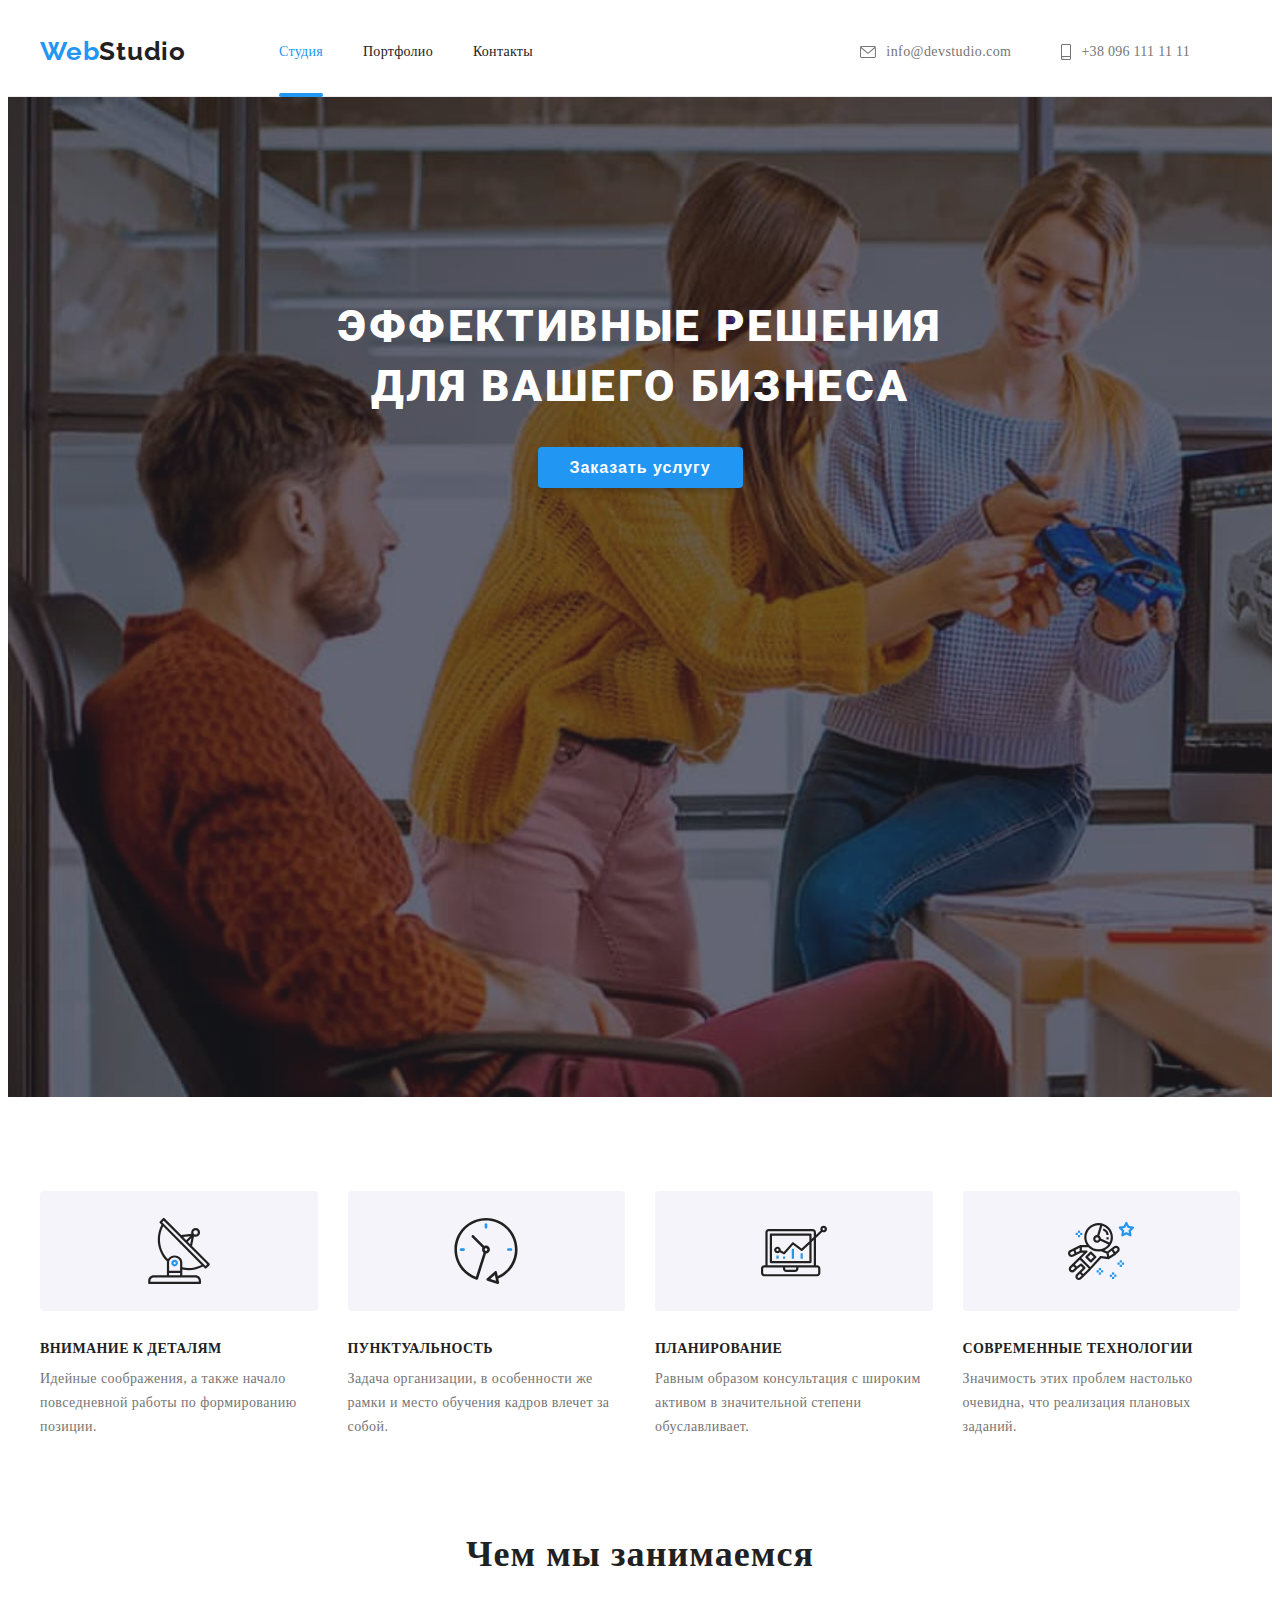
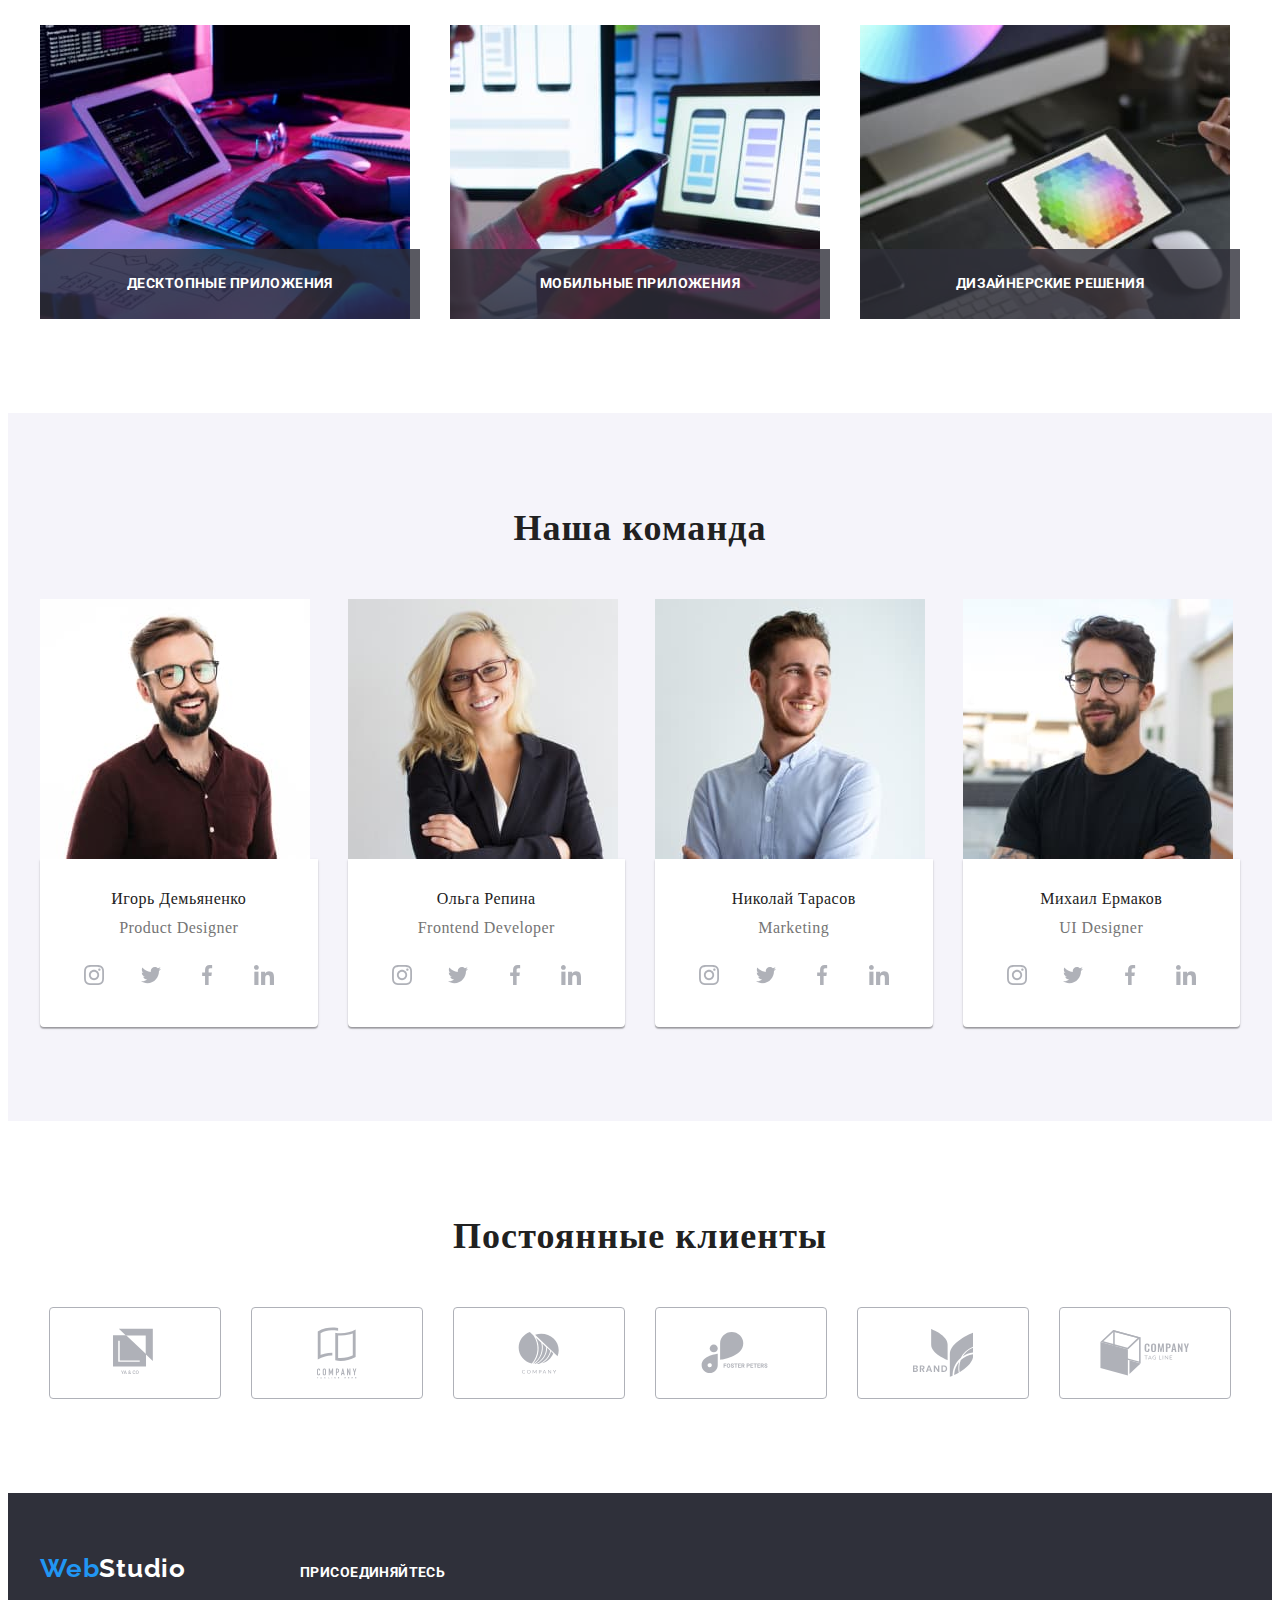
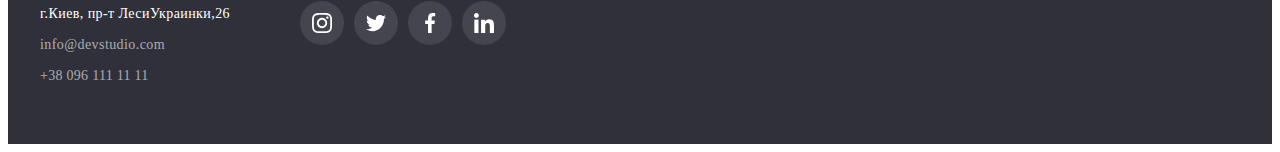
<file: index.html>
<!DOCTYPE html>
<html lang="ru">

<head>
    <meta charset="UTF-8">
    <meta http-equiv="X-UA-Compatible" content="IE=edge">
    <meta name="viewport" content="width=device-width, initial-scale=1.0">
    <title>Студия</title>
    <link rel="stylesheet" href="https://cdnjs.cloudflare.com/ajax/libs/modern-normalize/1.0.0/modern-normalize.min.css"
        integrity="sha512-ISS7cAi1PEhQ8jnbJpJZMd29NlhNj4AWYyLOSp2CE/CsHxTCu+r+t0D2yoJudVrd0/8fTVPUVDzY5Tvli75u/g=="
        crossorigin="anonymous" />
    <link rel="preconnect" href="https://fonts.gstatic.com">
    <link
        href="https://fonts.googleapis.com/css2?family=Raleway:wght@700&family=Roboto:wght@400;500;700;900&display=swap"
        rel="stylesheet">
    <link rel="stylesheet" href="https://cdnjs.cloudflare.com/ajax/libs/animate.css/4.1.1/animate.min.css" />
    <link rel="stylesheet" href="css/styles.css">
</head>

<body>
    <!-- Шапка сайта -->
    <header class="header">
        <div class="container">
            <nav class="navigation">
                <a class="logo-header link animate__bounceOut" href="" lang="en"><span
                        class="logo-link">Web</span>Studio</a>
                <ul class="navigation-list list">
                    <li class="navigation-item">
                        <a class="navigation-link link current" href="index.html">Студия</a>
                    </li>
                    <li class="navigation-item">
                        <a class="navigation-link link" href="portfolio.html">Портфолио</a>
                    </li>
                    <li class="navigation-item">
                        <a class="navigation-link link" href="">Контакты</a>
                    </li>
                </ul>
            </nav>
            <ul class="contact-list list">
                <li class="contact-item">
                    <a class="contact-header link" href="meilto:info@devstudio.com" lang="en">
                        <svg class="contact-icon" width="16" height="12">
                            <use href="./images/sprite.svg#icon-envelope"></use>
                        </svg>info@devstudio.com
                    </a>
                </li>
                <li class="contact-item">
                    <a class="tel-header link" href="tel:+380961111111">
                        <svg class="contact-icon" width="10" height="16">
                            <use href="./images/sprite.svg#icon-smartphone"></use>
                        </svg>+38 096 111 11 11
                    </a>
                </li>
            </ul>
        </div>
    </header>

    <!--Основная часть-->
    <main>

        <!-- section hero-->
        <section class="hero">
            <div class="container">
                <h1 class="hero-title"> Эффективные решения <br> для вашего бизнеса </h1>
                <button class="modal-btm" type="button" data-modal-open>Заказать услугу</button>
            </div>
        </section>

        <!-- section features-->
        <section class="features">
            <div class="container">
                <h2 class="visually-hidden">Особенности</h2>
                <ul class="features-list list">
                    <li class="features-item">
                        <div class="features-list-icon">
                            <svg class="features-icon" width="66" height="70">
                                <use href="./images/sprite.svg#icon-antenna"></use>
                            </svg>
                        </div>
                        <h3 class="features-list-title">Внимание к деталям</h3>
                        <p class="features-list-description">Идейные соображения, а также начало повседневной
                            работы по
                            формированию позиции.
                        </p>
                    </li>
                    <li class="features-item">
                        <div class="features-list-icon">
                            <svg class="features-icon" width="66" height="70">
                                <use href="./images/sprite.svg#icon-clock"></use>
                            </svg>
                        </div>
                        <h3 class="features-list-title">Пунктуальность</h3>
                        <p class="features-list-description">Задача организации, в особенности же рамки и место обучения
                            кадров влечет за собой.
                        </p>
                    </li>
                    <li class="features-item">
                        <div class="features-list-icon">
                            <svg class="features-icon" width="66" height="70">
                                <use href="./images/sprite.svg#icon-diagram"></use>
                            </svg>
                        </div>
                        <h3 class="features-list-title">Планирование</h3>
                        <p class="features-list-description">Равным образом консультация с широким активом в
                            значительной
                            степени обуславливает.
                        </p>
                    </li>
                    <li class="features-item">
                        <div class="features-list-icon">
                            <svg class="features-icon" width="66" height="70">
                                <use href="./images/sprite.svg#icon-astronaut"></use>
                            </svg>
                        </div>
                        <h3 class="features-list-title">Современные технологии</h3>
                        <p class="features-list-description">Значимость этих проблем настолько очевидна, что реализация
                            плановых заданий.
                        </p>
                    </li>
                </ul>
            </div>
        </section>

        <!-- section about-->
        <section class="about">
            <div class="container">
                <h2 class="title">Чем мы занимаемся</h2>
                <ul class="about-list list">
                    <li class="about-item">
                        <img class="about-img" src="./images/about/about-1.jpg" alt="построение логики" width="370"
                            height="294">
                        <p class="about-item-description">Десктопные приложения</p>
                    </li>
                    <li class="about-item">
                        <img class="about-img" src="./images/about/about-2.jpg" alt="разработка приложений" width="370"
                            height="294">
                        <p class="about-item-description">Мобильные приложения</p>
                    </li>
                    <li class="about-item">
                        <img class="about-img" src="./images/about/about-3.jpg" alt="оформление" width="370"
                            height="294">
                        <p class="about-item-description">Дизайнерские решения</p>
                    </li>
                </ul>
            </div>
        </section>

        <!-- section team-->
        <section class="team">
            <div class="container">
                <h2 class="title">Наша команда</h2>
                <ul class="team-list list">
                    <li class="team-item">
                        <img class="team-ing" src="./images/team/igor.jpg" alt="фото Игоря" width="270" height="260">
                        <div class="team-list-content-wrapper">
                            <h3 class="team-list-title">Игорь Демьяненко</h3>
                            <p class="team-list-position" lang="en">Product Designer</p>
                            <ul class="social-list list">
                                <li class="social-list-item">
                                    <a href="" class="social-list-link link">
                                        <svg class="social-list-icon">
                                            <use href="./images/sprite.svg#icon-instagram"></use>
                                        </svg>
                                    </a>
                                </li>
                                <li class="social-list-item">
                                    <a href="" class="social-list-link link">
                                        <svg class="social-list-icon">
                                            <use href="./images/sprite.svg#icon-twitter"></use>
                                        </svg>
                                    </a>
                                </li>
                                <li class="social-list-item">
                                    <a href="" class="social-list-link link">
                                        <svg class="social-list-icon">
                                            <use href="./images/sprite.svg#icon-facebook"></use>
                                        </svg>
                                    </a>
                                </li>
                                <li class="social-list-item">
                                    <a href="" class="social-list-link link">
                                        <svg class="social-list-icon">
                                            <use href="./images/sprite.svg#icon-linkedin"></use>
                                        </svg>
                                    </a>
                                </li>
                            </ul>
                        </div>
                    </li>
                    <li class="team-item">
                        <img class="team-ing" src="./images/team/olga.jpg" alt="фото Ольги" width="270" height="260">
                        <div class="team-list-content-wrapper">
                            <h3 class="team-list-title">Ольга Репина</h3>
                            <p class="team-list-position" lang="en">Frontend Developer</p>
                            <ul class="social-list list">
                                <li class="social-list-item">
                                    <a href="" class="social-list-link link">
                                        <svg class="social-list-icon">
                                            <use href="./images/sprite.svg#icon-instagram"></use>
                                        </svg>
                                    </a>
                                </li>
                                <li class="social-list-item">
                                    <a href="" class="social-list-link link">
                                        <svg class="social-list-icon">
                                            <use href="./images/sprite.svg#icon-twitter"></use>
                                        </svg>
                                    </a>
                                </li>
                                <li class="social-list-item">
                                    <a href="" class="social-list-link link">
                                        <svg class="social-list-icon">
                                            <use href="./images/sprite.svg#icon-facebook"></use>
                                        </svg>
                                    </a>
                                </li>
                                <li class="social-list-item">
                                    <a href="" class="social-list-link link">
                                        <svg class="social-list-icon">
                                            <use href="./images/sprite.svg#icon-linkedin"></use>
                                        </svg>
                                    </a>
                                </li>
                            </ul>
                        </div>
                    </li>
                    <li class="team-item">
                        <img class="team-ing" src="./images/team/nick.jpg" alt="фото Николая" width="270" height="260">
                        <div class="team-list-content-wrapper">
                            <h3 class="team-list-title">Николай Тарасов</h3>
                            <p class="team-list-position" lang="en">Marketing</p>
                            <ul class="social-list list">
                                <li class="social-list-item">
                                    <a href="" class="social-list-link link">
                                        <svg class="social-list-icon">
                                            <use href="./images/sprite.svg#icon-instagram"></use>
                                        </svg>
                                    </a>
                                </li>
                                <li class="social-list-item">
                                    <a href="" class="social-list-link link">
                                        <svg class="social-list-icon">
                                            <use href="./images/sprite.svg#icon-twitter"></use>
                                        </svg>
                                    </a>
                                </li>
                                <li class="social-list-item">
                                    <a href="" class="social-list-link link">
                                        <svg class="social-list-icon">
                                            <use href="./images/sprite.svg#icon-facebook"></use>
                                        </svg>
                                    </a>
                                </li>
                                <li class="social-list-item">
                                    <a href="" class="social-list-link link">
                                        <svg class="social-list-icon">
                                            <use href="./images/sprite.svg#icon-linkedin"></use>
                                        </svg>
                                    </a>
                                </li>
                            </ul>
                        </div>

                    </li>
                    <li class="team-item">
                        <img class="team-ing" src="./images/team/michael.jpg" alt="фото Михаила" width="270"
                            height="260">
                        <div class="team-list-content-wrapper">
                            <h3 class="team-list-title">Михаил Ермаков</h3>
                            <p class="team-list-position" lang="en">UI Designer</p>
                            <ul class="social-list list">
                                <li class="social-list-item">
                                    <a href="" class="social-list-link link">
                                        <svg class="social-list-icon">
                                            <use href="./images/sprite.svg#icon-instagram"></use>
                                        </svg>
                                    </a>
                                </li>
                                <li class="social-list-item">
                                    <a href="" class="social-list-link link">
                                        <svg class="social-list-icon">
                                            <use href="./images/sprite.svg#icon-twitter"></use>
                                        </svg>
                                    </a>
                                </li>
                                <li class="social-list-item">
                                    <a href="" class="social-list-link link">
                                        <svg class="social-list-icon">
                                            <use href="./images/sprite.svg#icon-facebook"></use>
                                        </svg>
                                    </a>
                                </li>
                                <li class="social-list-item">
                                    <a href="" class="social-list-link link">
                                        <svg class="social-list-icon">
                                            <use href="./images/sprite.svg#icon-linkedin"></use>
                                        </svg>
                                    </a>
                                </li>
                            </ul>
                        </div>
                    </li>
                </ul>
            </div>
        </section>
    </main>

    <!-- customers-->
    <section class="customers">
        <div class="container">
            <h2 class="title">Постоянные клиенты</h2>
            <ul class="customers-list list">
                <li class="customers-item">
                    <div class="customers-list-icon">
                        <a href="" class="customers-list-link link">
                            <svg class="customers-icon" width="44" height="50">
                                <use href="./images/sprite.svg#icon-logo-1"></use>
                            </svg>
                        </a>
                    </div>
                </li>
                <li class="customers-item">
                    <div class="customers-list-icon">
                        <a href="" class="customers-list-link link">
                            <svg class="customers-icon" width="40" height="52">
                                <use href="./images/sprite.svg#icon-logo-2"></use>
                            </svg>
                        </a>
                    </div>
                </li>
                <li class="customers-item">
                    <div class="customers-list-icon">
                        <a href="" class="customers-list-link link">
                            <svg class="customers-icon" width="42" height="42">
                                <use href="./images/sprite.svg#icon-logo-3"></use>
                            </svg>
                        </a>
                    </div>
                </li>
                <li class="customers-item">
                    <div class="customers-list-icon">
                        <a href="" class="customers-list-link link">
                            <svg class="customers-icon" width="80" height="42">
                                <use href="./images/sprite.svg#icon-logo-4"></use>
                            </svg>
                        </a>
                    </div>
                </li>
                <li class="customers-item">
                    <div class="customers-list-icon">
                        <a href="" class="customers-list-link link">
                            <svg class="customers-icon" width="60" height="48">
                                <use href="./images/sprite.svg#icon-logo-5"></use>
                            </svg>
                        </a>
                    </div>
                </li>
                <li class="customers-item">
                    <div class="customers-list-icon">
                        <a href="" class="customers-list-link link">
                            <svg class="customers-icon" width="90" height="46">
                                <use href="./images/sprite.svg#icon-logo-6"></use>
                            </svg>
                        </a>
                    </div>
                </li>
            </ul>
        </div>
    </section>

    <!-- Футер-->
    <footer class="footer">
        <div class="container-footer container">
            <div class="container-footer-address">
                <a class="logo-footer link" href="" lang="en"><span class="logo-link">Web</span>Studio</a>
                <address class="address">
                    <ul class="list">
                        <li class="address-item">
                            <a class="address-link link" href="https://goo.gl/maps/hJvZycfBBgBAG4h58" target="blank"
                                rel="noopener noreferrer">г.Киев,
                                пр-т ЛесиУкраинки,26</a>
                        </li>
                        <li class="address-item">
                            <a class="contact-footer link" href="meilto:info@devstudio.com"
                                lang="en">info@devstudio.com</a>
                        </li>
                        <li class="address-item">
                            <a class="tel-footer link" href="tel:+380961111111">+38 096 111 11 11</a>
                        </li>
                    </ul>
                </address>
            </div>
            <div class="container-footer-icon">
                <p class="footer-social-item">Присоединяйтесь</p>
                <ul class="footer-social-list list">
                    <li class="footer-social-list-item">
                        <a href="" class="footer-social-list-link link">
                            <svg class="footer-social-list-icon">
                                <use href="./images/sprite.svg#icon-instagram"></use>
                            </svg>
                        </a>
                    </li>
                    <li class="footer-social-list-item">
                        <a href="" class="footer-social-list-link link">
                            <svg class="footer-social-list-icon">
                                <use href="./images/sprite.svg#icon-twitter"></use>
                            </svg>
                        </a>
                    </li>
                    <li class="footer-social-list-item">
                        <a href="" class="footer-social-list-link link">
                            <svg class="footer-social-list-icon">
                                <use href="./images/sprite.svg#icon-facebook"></use>
                            </svg>
                        </a>
                    </li>
                    <li class="footer-social-list-item">
                        <a href="" class="footer-social-list-link link">
                            <svg class="footer-social-list-icon">
                                <use href="./images/sprite.svg#icon-linkedin"></use>
                            </svg>
                        </a>
                    </li>
                </ul>
            </div>
        </div>
    </footer>

    <!-- Модальное окно-->
    <div class="backdrop is-hidden" data-modal>
        <div class="modal">
            <button type="button" class="modal-close-btn" data-modal-close>
                <svg class="modal-close-btn-icon" width="18" height="18">
                    <use href="./images/sprite.svg#icon-close-button"></use>
                </svg>
            </button>
        </div>

    </div>
    <script src="js/modal.js"></script>
</body>

</html>
</file>
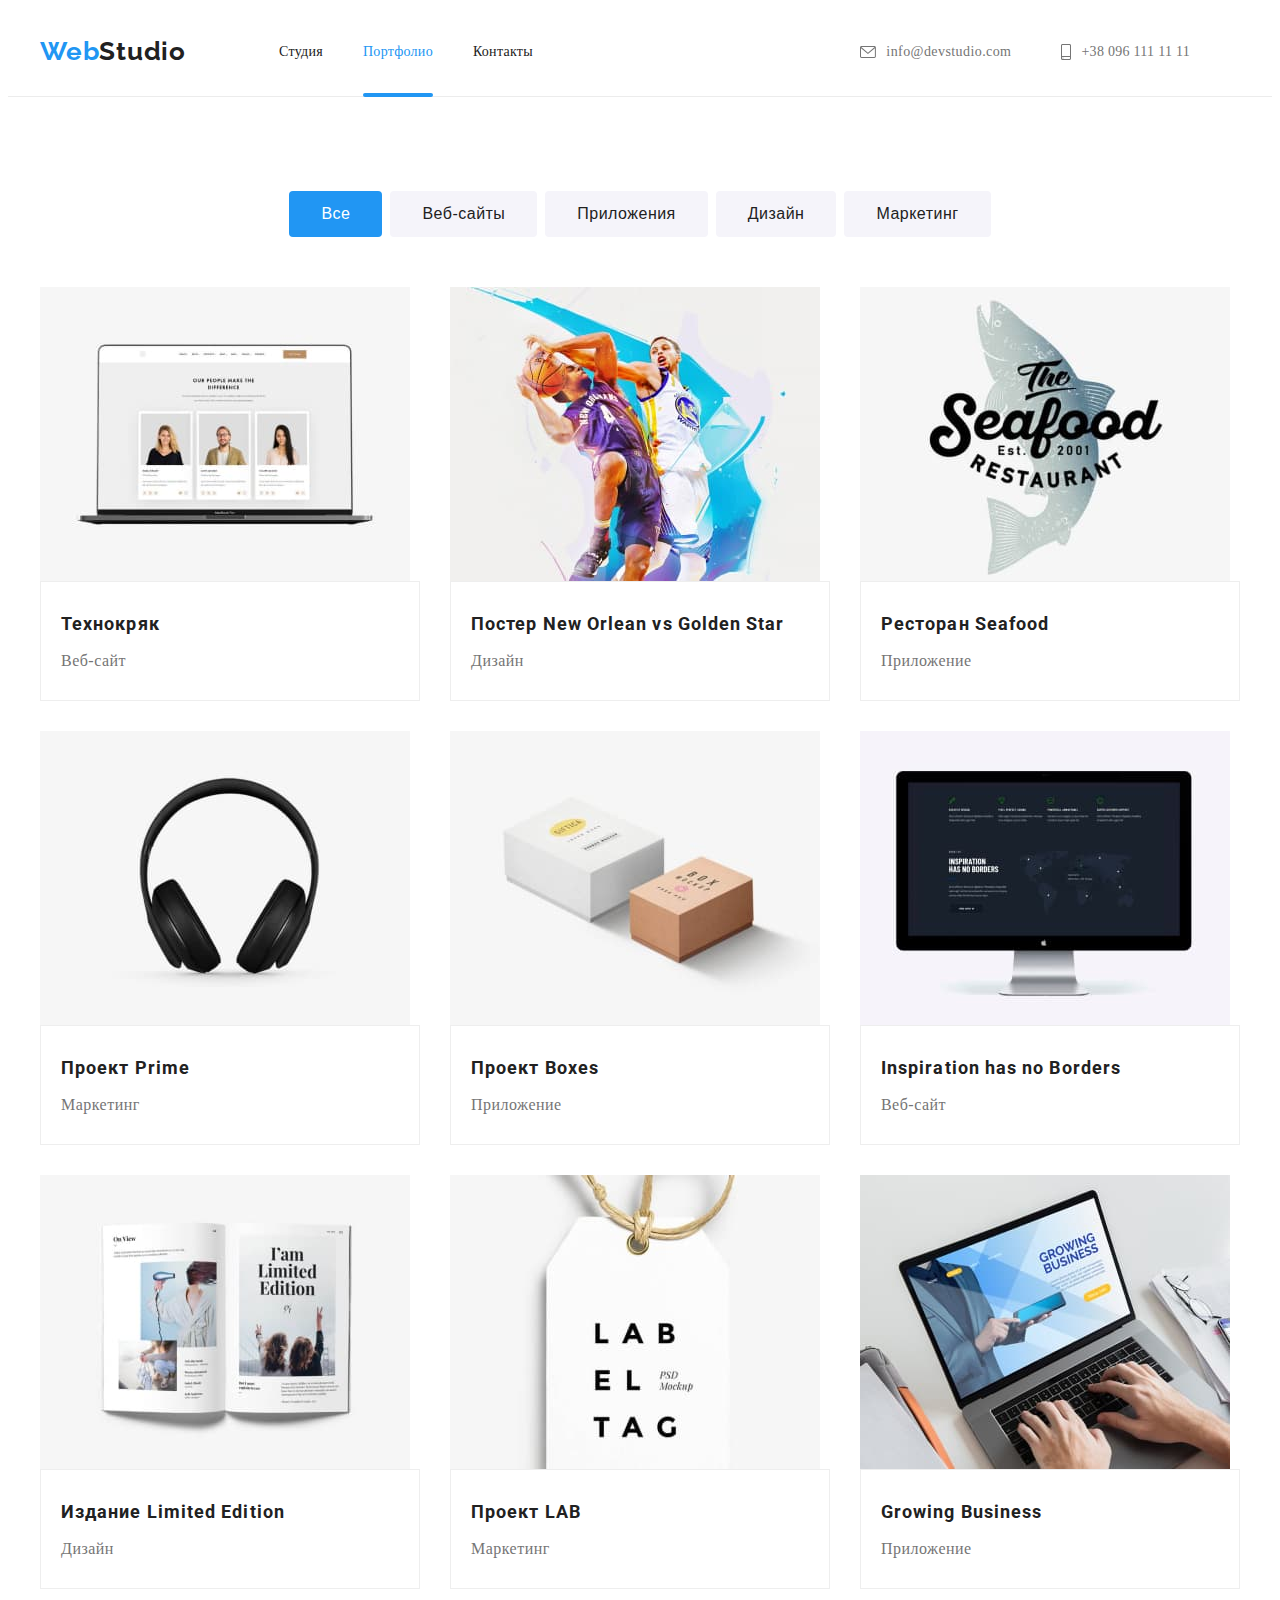
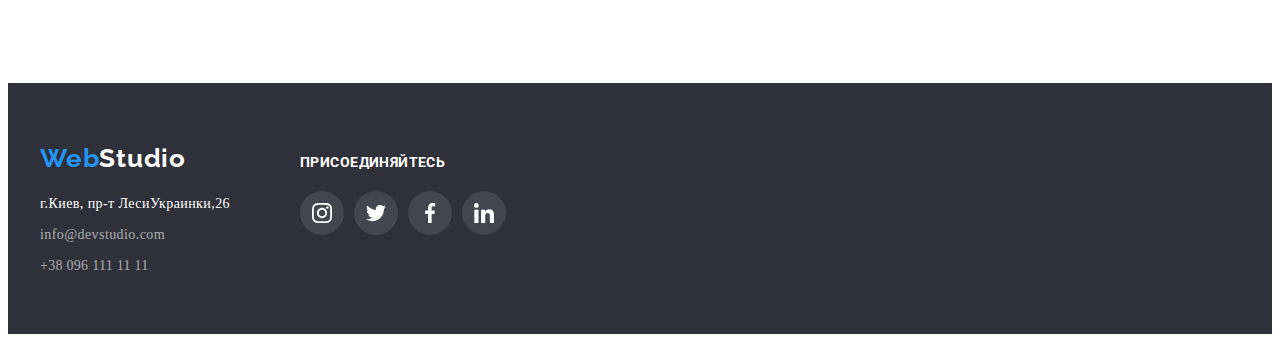
<file: portfolio.html>
<!DOCTYPE html>
<html lang="ru">

<head>
    <meta charset="UTF-8">
    <meta http-equiv="X-UA-Compatible" content="IE=edge">
    <meta name="viewport" content="width=device-width, initial-scale=1.0">
    <title>Портфолио</title>
    <link rel="stylesheet" href="https://cdnjs.cloudflare.com/ajax/libs/modern-normalize/1.0.0/modern-normalize.min.css"
        integrity="sha512-ISS7cAi1PEhQ8jnbJpJZMd29NlhNj4AWYyLOSp2CE/CsHxTCu+r+t0D2yoJudVrd0/8fTVPUVDzY5Tvli75u/g=="
        crossorigin="anonymous" />
    <link rel="preconnect" href="https://fonts.gstatic.com">
    <link
        href="https://fonts.googleapis.com/css2?family=Raleway:wght@700&family=Roboto:wght@400;500;700;900&display=swap"
        rel="stylesheet">
    <link rel="stylesheet" href="https://cdnjs.cloudflare.com/ajax/libs/animate.css/4.1.1/animate.min.css" />
    <link rel="stylesheet" href="css/styles.css">
</head>

<body>

    <!-- Шапка сайта -->
    <header class="header">
        <div class="container">
            <nav class="navigation">
                <a class="logo-header link animate__bounceOut" href="index.html" lang="en"><span
                        class="logo-link">Web</span>Studio</a>
                <ul class="navigation-list list">
                    <li class="navigation-item">
                        <a class="navigation-link link" href="index.html">Студия</a>
                    </li>
                    <li class="navigation-item">
                        <a class="navigation-link link current" href="portfolio.html">Портфолио</a>
                    </li>
                    <li class="navigation-item">
                        <a class="navigation-link link" href="">Контакты</a>
                    </li>
                </ul>
            </nav>
            <ul class="contact-list list">
                <li class="contact-item">
                    <a class="contact-header link" href="meilto:info@devstudio.com" lang="en">
                        <svg class="contact-icon" width="16" height="12">
                            <use href="./images/sprite.svg#icon-envelope"></use>
                        </svg>info@devstudio.com
                    </a>
                </li>
                <li class="contact-item">
                    <a class="tel-header link" href="tel:+380961111111">
                        <svg class="contact-icon" width="10" height="16">
                            <use href="./images/sprite.svg#icon-smartphone"></use>
                        </svg>+38 096 111 11 11
                    </a>
                </li>
            </ul>
        </div>
    </header>

    <!--Основная часть-->
    <main>

        <!-- section portfolio-->
        <section class="portfolio">
            <div class="container">
                <h1 class="visually-hidden">filter</h1>
                <ul class="filter-list list">
                    <li class="filter-item">
                        <button class="filter-btm first-filter-btm" type="button">Все</button>
                    </li>
                    <li class="filter-item">
                        <button class="filter-btm" type="button">Веб-сайты</button>
                    </li>
                    <li class="filter-item">
                        <button class="filter-btm" type="button">Приложения</button>
                    </li>
                    <li class="filter-item">
                        <button class="filter-btm" type="button">Дизайн</button>
                    </li>
                    <li class="filter-item">
                        <button class="filter-btm" type="button">Маркетинг</button>
                    </li>
                </ul>
                <ul class="projects-list list">
                    <li class="projects-item">
                        <a class="projects-link link" href="">
                            <div class="projects-list-wrapper">
                                <img src="./images/projects/project-1.jpg" alt="главная страница веб-сайта" width="370"
                                    height="294">
                                <p class="overlay">Технокряк это современная площадка распространения коронавируса.
                                    Компании используют эту платформу для цифрового
                                    шпионажа и атак на защищённые сервера конкурентов.</p>
                            </div>
                            <div class="projects-list-content-wrapper">
                                <h2 class="projects-title">Технокряк</h2>
                                <p class="projects-description">Веб-сайт</p>
                            </div>
                        </a>
                    </li>
                    <li class="projects-item">
                        <a class="projects-link link" href="">
                            <div class="projects-list-wrapper">
                                <img src="./images/projects/project-2.jpg" alt="баскетболисты с мячом" width="370"
                                    height="294">
                                <p class="overlay">Технокряк это современная площадка распространения коронавируса.
                                    Компании используют эту платформу для цифрового
                                    шпионажа и атак на защищённые сервера конкурентов.</p>
                            </div>
                            <div class="projects-list-content-wrapper">
                                <h2 class="projects-title">Постер <span lang="en">New Orlean vs Golden Star</span></h2>
                                <p class="projects-description">Дизайн</p>
                            </div>
                        </a>
                    </li>
                    <li class="projects-item">
                        <a class="projects-link link" href="">
                            <div class="projects-list-wrapper">
                                <img src="./images/projects/project-3.jpg" alt="белая рыба символ ресторана" width="370"
                                    height="294">
                                <p class="overlay">Технокряк это современная площадка распространения коронавируса.
                                    Компании используют эту платформу для цифрового
                                    шпионажа и атак на защищённые сервера конкурентов.</p>
                            </div>
                            <div class="projects-list-content-wrapper">
                                <h2 class="projects-title">Ресторан <span lang="en">Seafood</span></h2>
                                <p class="projects-description">Приложение</p>
                            </div>
                        </a>
                    </li>
                    <li class="projects-item">
                        <a class="projects-link link" href="">
                            <div class="projects-list-wrapper">
                                <img src="./images/projects/project-4.jpg" alt="черные большие наушники" width="370"
                                    height="294">
                                <p class="overlay">Технокряк это современная площадка распространения коронавируса.
                                    Компании используют эту платформу для цифрового
                                    шпионажа и атак на защищённые сервера конкурентов.</p>
                            </div>
                            <div class="projects-list-content-wrapper">
                                <h2 class="projects-title">Проект <span lang="en">Prime</span>
                                </h2>
                                <p class="projects-description">Маркетинг</p>
                            </div>
                        </a>
                    </li>
                    <li class="projects-item">
                        <a class="projects-link link" href="">
                            <div class="projects-list-wrapper">
                                <img src="./images/projects/project-5.jpg" alt="две коробки" width="370" height="294">
                                <p class="overlay">Технокряк это современная площадка распространения коронавируса.
                                    Компании используют эту платформу для цифрового
                                    шпионажа и атак на защищённые сервера конкурентов.</p>
                            </div>
                            <div class="projects-list-content-wrapper">
                                <h2 class="projects-title">Проект <span lang="en">Boxes</span></h2>
                                <p class="projects-description">Приложение</p>
                            </div>
                        </a>
                    </li>
                    <li class="projects-item">
                        <a class="projects-link link" href="">
                            <div class="projects-list-wrapper">
                                <img src="./images/projects/project-6.jpg" alt="веб-сайт с темной темой" width="370"
                                    height="294">
                                <p class="overlay">Технокряк это современная площадка распространения коронавируса.
                                    Компании используют эту платформу для цифрового
                                    шпионажа и атак на защищённые сервера конкурентов.</p>
                            </div>
                            <div class="projects-list-content-wrapper">
                                <h2 class="projects-title" lang="en">Inspiration has no Borders</h2>
                                <p class="projects-description">Веб-сайт</p>
                            </div>
                        </a>
                    </li>
                    <li class="projects-item">
                        <a class="projects-link link" href="">
                            <div class="projects-list-wrapper">
                                <img src="./images/projects/project-7.jpg" alt="раскрытый гламурный журнал" width="370"
                                    height="294">
                                <p class="overlay">Технокряк это современная площадка распространения коронавируса.
                                    Компании используют эту платформу для цифрового
                                    шпионажа и атак на защищённые сервера конкурентов.</p>
                            </div>
                            <div class="projects-list-content-wrapper">
                                <h2 class="projects-title">Издание <span lang="en">Limited Edition</span></h2>
                                <p class="projects-description">Дизайн</p>
                            </div>
                        </a>
                    </li>
                    <li class="projects-item">
                        <a class="projects-link link" href="">
                            <div class="projects-list-wrapper">
                                <img src="./images/projects/project-8.jpg" alt="белый картонный ярлык" width="370"
                                    height="294">
                                <p class="overlay">Технокряк это современная площадка распространения коронавируса.
                                    Компании используют эту платформу для цифрового
                                    шпионажа и атак на защищённые сервера конкурентов.</p>
                            </div>
                            <div class="projects-list-content-wrapper">
                                <h2 class="projects-title">Проект <span lang="en">LAB</span></h2>
                                <p class="projects-description">Маркетинг</p>
                            </div>
                        </a>
                    </li>
                    <li class="projects-item">
                        <a class="projects-link link" href="">
                            <div class="projects-list-wrapper">
                                <img src="./images/projects/project-9.jpg" alt="приложение для бизнеса на ноутбуке"
                                    width="370" height="294">
                                <p class="overlay">Технокряк это современная площадка распространения коронавируса.
                                    Компании используют эту платформу для цифрового
                                    шпионажа и атак на защищённые сервера конкурентов.</p>
                            </div>
                            <div class="projects-list-content-wrapper">
                                <h2 class="projects-title" lang="en">Growing Business</h2>
                                <p class="projects-description">Приложение</p>
                            </div>
                        </a>
                    </li>
                </ul>
            </div>
        </section>
    </main>

    <!-- Футер-->
    <footer class="footer">
        <div class="container-footer container">
            <div class="container-footer-address">
                <a class="logo-footer link" href="index.html" lang="en"><span class="logo-link">Web</span>Studio</a>
                <address class="address">
                    <ul class="list">
                        <li class="address-item">
                            <a class="address-link link" href="https://goo.gl/maps/hJvZycfBBgBAG4h58" target="blank"
                                rel="noopener noreferrer">г.Киев,
                                пр-т ЛесиУкраинки,26</a>
                        </li>
                        <li class="address-item">
                            <a class="contact-footer link" href="meilto:info@devstudio.com"
                                lang="en">info@devstudio.com</a>
                        </li>
                        <li class="address-item">
                            <a class="tel-footer link" href="tel:+380961111111">+38 096 111 11 11</a>
                        </li>
                    </ul>
                </address>
            </div>
            <div class="container-footer-icon">
                <p class="footer-social-item">Присоединяйтесь</p>
                <ul class="footer-social-list list">
                    <li class="footer-social-list-item">
                        <a href="" class="footer-social-list-link link">
                            <svg class="footer-social-list-icon">
                                <use href="./images/sprite.svg#icon-instagram"></use>
                            </svg>
                        </a>
                    </li>
                    <li class="footer-social-list-item">
                        <a href="" class="footer-social-list-link link">
                            <svg class="footer-social-list-icon">
                                <use href="./images/sprite.svg#icon-twitter"></use>
                            </svg>
                        </a>
                    </li>
                    <li class="footer-social-list-item">
                        <a href="" class="footer-social-list-link link">
                            <svg class="footer-social-list-icon">
                                <use href="./images/sprite.svg#icon-facebook"></use>
                            </svg>
                        </a>
                    </li>
                    <li class="footer-social-list-item">
                        <a href="" class="footer-social-list-link link">
                            <svg class="footer-social-list-icon">
                                <use href="./images/sprite.svg#icon-linkedin"></use>
                            </svg>
                        </a>
                    </li>
                </ul>
            </div>
        </div>
    </footer>


</body>

</html>
</file>
<file: css/styles.css>
/*============COMPONENTS===========*/

:root {
    --main-font: "Roboto", sans-serif;
    --secondary-font: "Raleway", sans-serif;
    --primary-text-color: #212121;
    --primary-contact-color:  #757575;
    --secondary-contact-color:  rgba(255, 255, 255, 0.6);
    --background-body-color: #E5E5E5;
    --background-team-color: #F5F4FA;
    --background-dark-color: #2F303A;
    --primary-color: #FFFFFF;
    --accent-color:  #2196F3;
    --border-color:  #EEEEEE;
    --social-icon-color: #AFB1B8;
    --background-footer-icon-color: rgba(255, 255, 255, 0.1);
    --background-overlay-color: rgba(33, 150, 243, 0.9);
    --section-pb: 94px;
    --section-pt: 94px;
    --background-viewport-color: rgba(0, 0, 0, 0.2);
    --background-item-description-wrapper: rgba(47, 48, 58, 0.8);
}

.body {
    font-family: var(--main-font);
    background: var(--background-body-color);
}

h1,
h2,
h3,
h4,
h5,
h6,
p {
    margin: 0;
}

ul,
ol {
    margin: 0;
    padding: 0;
}

img {
    display: block;
    max-width: 100%;
    height: auto;
}

.link {
    text-decoration: none;
}

.list {
    list-style: none;
}

.address {
font-style: normal;
}

.visually-hidden {
    position: absolute !important;
    clip: rect(1px 1px 1px 1px); /* IE6, IE7 */
    clip: rect(1px, 1px, 1px, 1px);
    padding: 0 !important;
    border: 0 !important;
    height: 1px !important;
    width: 1px !important;
    overflow: hidden;
}

.container {
    width: 1200px;
    margin: 0 auto;
    padding-left: 15px;
    padding-right: 15px;
}

.social-list {
    display: flex;
    align-items: center;
    justify-content: space-between;
}

.social-list-link {
    display: flex;
    justify-content: center;
    align-items: center;
    width: 44px;
    height: 44px;
    border-radius: 50%;
    background-color: var(--primary-color);
    fill: var(--social-icon-color);
    cursor: pointer;
    transition: background-color 250ms cubic-bezier(0.4, 0, 0.2, 1),  fill 250ms cubic-bezier(0.4, 0, 0.2, 1);
}

.social-list-icon {
    width: 20px;
    height: 20px;
    cursor: pointer;
}

.social-list-link:hover,
.social-list-link:focus {
    background-color: var(--accent-color);
    fill: var(--primary-color);
}

/*===========HEADER===========*/
.header {
    border-bottom: 1px solid #ECECEC;
}

.header .container {
    display: flex;
    align-items: center;
    justify-content: space-between;
}

.navigation {
    display: flex;
    align-items: center;
}

.navigation-list {
    display: flex;
    align-items: center;
}

.contact-list {
    display: flex;
    align-items: center;
}

.logo-header:hover,
.logo-header:focus,
.navigation-link:hover,
.navigation-link:focus, 
.contact-header:hover,
.contact-header:focus,
.tel-header:hover,
.tel-header:focus {
    color: var(--accent-color);
    cursor: pointer;
}

.contact-header:hover .contact-icon,
.contact-header:focus .contact-icon,
.tel-header:hover .contact-icon,
.tel-header:focus .contact-icon {
    fill: var(--accent-color);
}

/*========= logo ==========*/
.logo-header {
    font-family: var(--secondary-font);
    font-weight: 700;
    font-size: 26px;
    line-height: 1.19;
    letter-spacing: 0.03em;
    color: var(--primary-text-color);
    margin-right: 93px;
    padding-top: 24px;
    padding-bottom: 25px;
    transition: color 250ms cubic-bezier(0.4, 0, 0.2, 1);
    animation-duration: 1000ms; 
}

.logo-link {
    font-family: var(--secondary-font);
    font-weight: 700;
    font-size: 26px;
    line-height: 1.19;
    letter-spacing: 0.03em;
    color: var(--accent-color);
}

/*========== navigation ===========*/
.navigation-link {
    display: block;
    font-weight: 500;
    font-size: 14px;
    line-height: 1.14;
    letter-spacing: 0.02em;
    color: var(--primary-text-color);
    padding-top: 32px;
    padding-bottom: 32px;
    transition: color 250ms cubic-bezier(0.4, 0, 0.2, 1);
}

.navigation-link.current {
    color: var(--accent-color);
}

.navigation-item {
    position: relative;
}
.navigation-item:not(:last-child) {
    margin-right: 40px;
}

.current::after { 
    content: "";
    position: absolute;
    left: 0;
    bottom: -5px;
    width: 100%;
    height: 4px;
    background-color: var(--accent-color);
    border-radius: 2px;
}

/*=========== contact-list =========*/
.contact-list {
    margin-left: auto;
}

.contact-item {
    margin-right: 50px;
}

.contact-icon {
    fill: var(--primary-contact-color);
    margin-right: 10px;
}

.contact-header {
    display: flex;
    align-items: center;
    font-weight: 500;
    font-size: 14px;
    line-height: 1.71;
    letter-spacing: 0.03em;
    color: var(--primary-contact-color);
    cursor: pointer;
    padding-top: 32px;
    padding-bottom: 32px;
    transition: color 250ms cubic-bezier(0.4, 0, 0.2, 1);
}

.tel-header {
    display: flex;
    align-items: center;
    font-weight: 500;
    font-size: 14px;
    line-height: 1.14;
    letter-spacing: 0.02em;
    color: var(--primary-contact-color);
    cursor: pointer;
    padding-top: 32px;
    padding-bottom: 32px;
    transition: color 250ms cubic-bezier(0.4, 0, 0.2, 1);
}

/*==========MAIN===========*/
/*================ section hero ===============*/

.hero {
    max-width: 1600px;
    height: 600px;
    margin: 0 auto;
    padding-top: 200px;
    padding-bottom: 200px;
    text-align: center;
    background-color: var(--background-dark-color);
    background-image: linear-gradient( 
    rgba(47, 48, 58, 0.4),
    rgba(47, 48, 58, 0.4) 
    ), 
    url("../images/hero/bg.jpg");
    background-repeat: no-repeat;
    background-size: cover;
}

.hero-title {
    font-family: var(--main-font);
    font-weight: 900;
    font-size: 44px;
    line-height: 1.36;
    letter-spacing: 0.06em;
    color: var(--primary-color);
    margin-bottom: 30px;
    text-transform: uppercase;
}

/*=========== button =========*/
.modal-btm {
    font-weight: 700;
    font-size: 16px;
    line-height: 1.36;
    align-items: center;
    letter-spacing: 0.06em;
    background-color: var(--accent-color);
    color: var(--primary-color);
    cursor: pointer;
    min-width: 200px;
    padding: 10px 32px;
    border-radius: 4px;
    box-shadow: 0px 4px 4px rgba(0, 0, 0, 0.15);
    border-style: none;
    display: inline-block;
    transition: background-color 250ms cubic-bezier(0.4, 0, 0.2, 1);
}

/*========= section features ==========*/
.features {
    padding-top: var(--section-pt);
    padding-bottom: var(--section-pb);
}

.features-list {
    display: flex;
    margin-left: -30px;
    margin-top: -30px;
}
.features-item {
    flex-basis: calc(100% / 4 - 30px);
    margin-left: 30px;
    margin-top: 30px;
}

.features-list-icon {
    display: flex;
    justify-content: center;
    align-items: center;
    height: 120px;
    border-radius: 4px;
    margin-bottom: 30px;
    background-color: var(--background-team-color); 
}


.features-list-title {
    font-weight: 700;
    font-size: 14px;
    line-height: 1.14;
    letter-spacing: 0.03em;
    text-transform: uppercase;
    color: var(--primary-text-color);
    margin-bottom: 10px;

}
.features-list-description {
    font-weight: normal;
    font-size: 14px;
    line-height: 1.71;
    letter-spacing: 0.03em;
    color: var(--primary-contact-color);
}

/*========== section about ==========*/

.about {
    padding-bottom: var(--section-pb);
}

.about .title {
    margin-bottom: 50px;
}

.title {
    font-weight: 700;
    font-size: 36px;
    line-height: 1.17;
    text-align: center;
    letter-spacing: 0.03em;
    color: var(--primary-text-color);
}

.about-list {
    display: flex; 
    margin-left: -30px;
    margin-top: -30px;
}

.about-item {
    position: relative;
    flex-basis: calc(100% / 3 - 30px);
    margin-left: 30px;
    margin-top: 30px;
}

.about-item-description {
    position: absolute;
    bottom: 0;
    right: 0;
    display: flex;
    text-align: center;
    justify-content: center;
    align-items: center;
    font-family: Roboto;
    font-weight: 700;
    width: 100%;
    height: 70px;
    font-size: 14px;
    line-height: 1.14;
    letter-spacing: 0.03em;
    text-transform: uppercase;
    color: var(--primary-color);
    background: var(--background-item-description-wrapper);
}

/*========= section team =========*/

.team {
    background-color: var(--background-team-color); 
    padding-top: var(--section-pt);
    padding-bottom: var(--section-pb);
}

.team .title {
    margin-bottom: 50px;
}

.team-list {
    display: flex;
    margin-left: -30px;
    margin-top: -30px;
}

.team-item {
    flex-basis: calc(100% / 4 - 30px);
    margin-left: 30px;
    margin-top: 30px;
}

.team-list-content-wrapper {
    padding: 30px 32px;
    text-align: center;
    background: var(--primary-color);
    box-shadow: 0px 1px 3px rgba(0, 0, 0, 0.12), 0px 1px 1px rgba(0, 0, 0, 0.14), 0px 2px 1px rgba(0, 0, 0, 0.2);
    border-radius: 0px 0px 4px 4px;
}

.team-list-title {
    font-weight: 500;
    font-size: 16px;
    line-height: 1.19;
    letter-spacing: 0.03em;
    color: var(--primary-text-color);
    margin-bottom: 10px;
}

.team-list-position{
    font-weight: 400;
    font-size: 16px;
    line-height: 1.19;
    letter-spacing: 0.03em;
    color: var(--primary-contact-color);
    margin-bottom: 16px;
}

/*============customers===========*/ 

.customers {
    padding-top: var(--section-pt);
    padding-bottom: var(--section-pb);
}

.customers .title {
    margin-bottom: 50px;
}

.customers-list {
    display: flex;
    align-items: center;
    justify-content: center;   
    margin-left: -30px;
    margin-top: -30px;
}

.customers-item {
    display: flex;   
    margin-left: 30px;
    margin-top: 30px;
}

.customers-list-link {
    display: flex;
    justify-content: center;
    align-items: center;
    width: 170px;
    height: 90px;
    border-radius: 4px;
    border: 1px solid var(--social-icon-color);
    fill: var(--social-icon-color);
    cursor: pointer;
    transition: border-color 250ms cubic-bezier(0.4, 0, 0.2, 1), fill 250ms cubic-bezier(0.4, 0, 0.2, 1);
}

.customers-list-link:hover,
.customers-list-link:focus {
    border: 1px solid var(--accent-color);
    fill: var(--accent-color);
}

/*============FOOTER===========*/
.footer {
    background-color: var(--background-dark-color);
    padding-top: 60px;
    padding-bottom: 60px;
}

.logo-footer:hover,
.logo-footer:focus,
.contact-footer:hover,
.contact-footer:focus, 
.tel-footer:hover,
.tel-footer:focus {
    color: var(--accent-color);
    cursor: pointer;
}

.container-footer {
    display: flex;
    align-items: baseline;
}

.container-footer-address {
    display: block;
    margin-right: 70px;
}

.footer-social-item {
    font-family: Roboto;
    font-weight: 700;
    font-size: 14px;
    line-height: 1.14;
    letter-spacing: 0.03em;
    text-transform: uppercase;
    color: var(--primary-color);
    margin-bottom: 20px;
}

.footer-social-list {
    display: flex;
    align-items: center;
    justify-content: space-between;
}

.footer-social-list-item:not(:last-child) {
    margin-right: 10px;
}   

.footer-social-list-link {
    display: flex;
    justify-content: center;
    align-items: center;
    width: 44px;
    height: 44px;
    border-radius: 50%;
    background-color: var(--background-footer-icon-color);
    cursor: pointer;
    transition: background-color 250ms cubic-bezier(0.4, 0, 0.2, 1);
}

.footer-social-list-icon {
    width: 20px;                                                                                                   
    height: 20px;
    cursor: pointer;
    fill: var(--primary-color);
    transition: fill 250ms cubic-bezier(0.4, 0, 0.2, 1);
}

.footer-social-list-link:hover,
.footer-social-list-link:focus {
    background-color: var(--accent-color);
}

/*====== logo =======*/
.logo-footer {
    font-family: var(--secondary-font);
    font-weight: 700;
    font-size: 26px;
    line-height: 1.19;
    letter-spacing: 0.03em;
    color: var(--primary-color);
    display: inline-block;
    margin-bottom: 20px;
    transition: color 250ms cubic-bezier(0.4, 0, 0.2, 1);
}

/*====== address =======*/
.address-item {
    margin-bottom: 9px;
}

.address-item:last-child {
    margin-bottom: 0;
}

.address-link {
    font-weight: 400;
    font-size: 14px;
    line-height: 1.46;
    letter-spacing: 0.03em;
    color:var(--primary-color);
    transition: color 250ms cubic-bezier(0.4, 0, 0.2, 1);
}

.address-link:hover,
.address-link:focus {
    color: var(--accent-color);
    cursor: pointer;
}

/*====== contact =======*/
.contact-footer {
    font-weight: normal;    
    font-size: 14px;
    line-height: 1.71;
    letter-spacing: 0.03em;
    color: var(--secondary-contact-color);
    transition: color 250ms cubic-bezier(0.4, 0, 0.2, 1);
}

/*====== tel =======*/
.tel-footer {
    font-weight: normal;
    font-size: 14px;
    line-height: 1.14;
    letter-spacing: 0.02em;
    color: var(--secondary-contact-color);
    cursor: pointer;
    transition: color 250ms cubic-bezier(0.4, 0, 0.2, 1);
}

/*======================= portfolio ============================*/
/*===== section portfolio=====*/

.portfolio {
    padding-top: var(--section-pt);
    padding-bottom: var(--section-pb); 
}

.filter-list {
    display: flex;
    margin-bottom: 50px;
    justify-content: center;
}

.filter-item:not(:last-child) {
    margin-right: 8px;
}   

.filter-btm {
    font-weight: 500;
    font-size: 16px;
    line-height: 1.63;
    text-align: center;
    letter-spacing: 0.03em;
    background-color: var(--background-team-color);
    color: var(--primary-text-color);
    padding: 10px 32px;
    border-radius: 4px;
    border-style: none;
    transition: background 250ms cubic-bezier(0.4, 0, 0.2, 1), color 250ms cubic-bezier(0.4, 0, 0.2, 1), box-shadow 250ms cubic-bezier(0.4, 0, 0.2, 1);
}

.filter-btm:hover,
.filter-btm:focus {
    color: var(--primary-color);
    background-color: var(--accent-color);
    box-shadow: 0px 3px 1px rgba(0, 0, 0, 0.1), 0px 1px 2px rgba(0, 0, 0, 0.08),
    0px 2px 2px rgba(0, 0, 0, 0.12);
    outline: none;
    cursor: pointer;
}

.first-filter-btm {
    background-color: var(--accent-color);
    color: var(--primary-color);
}

/*===== projects =======*/

.projects-list {
    display: flex;
    flex-wrap: wrap;
    margin-left: -30px;
    margin-top: -30px;
}

.projects-item {
    flex-basis: calc(100% / 3 - 30px);
    margin-left: 30px;
    margin-top: 30px;
}

.projects-link {
    display: block;
    transition: box-shadow 250ms cubic-bezier(0.4, 0, 0.2, 1);
}

.projects-link:hover,
.projects-link:focus {
    box-shadow: 0px 1px 1px rgba(0, 0, 0, 0.12), 0px 4px 4px rgba(0, 0, 0, 0.06), 1px 4px 6px rgba(0, 0, 0, 0.16);
    outline: none;
}

.projects-list-wrapper {
    position: relative;
    overflow: hidden;
}

.overlay {
    position: absolute;
    top: 0; 
    left: 0;
    background-color: transparent;
    color: var(--primary-color);
    padding: 63px 24px;
    font-weight: 400;
    font-size: 18px;
    line-height: 1.56;
    height: 100%;
    transform: translateY(100%) ;
    transition: transform 250ms cubic-bezier(0.4, 0, 0.2, 1), background-color 250ms cubic-bezier(0.4, 0, 0.2, 1); 
}

.projects-link:hover .overlay,
.projects-link:focus .overlay {
    transform: translateY(0%);
    background-color: var(--background-overlay-color);
    transition: transform 250ms cubic-bezier(0.4, 0, 0.2, 1), background-color 250ms cubic-bezier(0.4, 0, 0.2, 1);
}


.projects-list-content-wrapper {
    padding: 24px 20px;
    background: var(--primary-color);
    border: 1px solid var(--border-color);
    cursor: pointer;
}

.projects-title {
    font-weight: 700;
    font-size: 18px;
    line-height: 2;
    letter-spacing: 0.06em;
    background-color: var(--primary-color);
    color: var(--primary-text-color);
    margin-bottom: 4px;
    font-family: var(--main-font);
}

.projects-description {
    font-weight: 400;
    font-size: 16px;
    line-height: 1.87;
    letter-spacing: 0.03em;
    color: var(--primary-contact-color);
}

/*===== Модальное окно =======*/

.backdrop {
    position: fixed;
    top: 0;
    left: 0;
    width: 100vw;
    height: 100vh;
    background: var(--background-viewport-color);
    transition: opacity 250ms cubic-bezier(0.4, 0, 0.2, 1), visibility 250ms cubic-bezier(0.4, 0, 0.2, 1);
}

.modal {
    position: absolute;
    top: 50%;
    left: 50%;
    transform: translate(-50%, -50%) ;
    width: 528px;
    height: 580px;
    background-color: var(--primary-color);
    box-shadow: 0px 1px 3px rgba(0, 0, 0, 0.12), 0px 1px 1px rgba(0, 0, 0, 0.14), 0px 2px 1px rgba(0, 0, 0, 0.2);
    border-radius: 4px;
}

.modal-close-btn {
    position: absolute;
    top: 8px;
    right: 8px;
    width: 30px;
    height: 30px;
    background: var(--primary-color);
    border: 1px solid rgba(0, 0, 0, 0.1);
    border-radius: 50%;
    cursor: pointer;
}

.modal-close-btn-icon {
    transition: fill 250ms cubic-bezier(0.4, 0, 0.2, 1);
}

.modal-close-btn:hover .modal-close-btn-icon,
.modal-close-btn:focus .modal-close-btn-icon {
    fill: var(--accent-color);
}


.is-hidden {
    opacity: 0;
    visibility: hidden;
    pointer-events: none;
}
</file>
